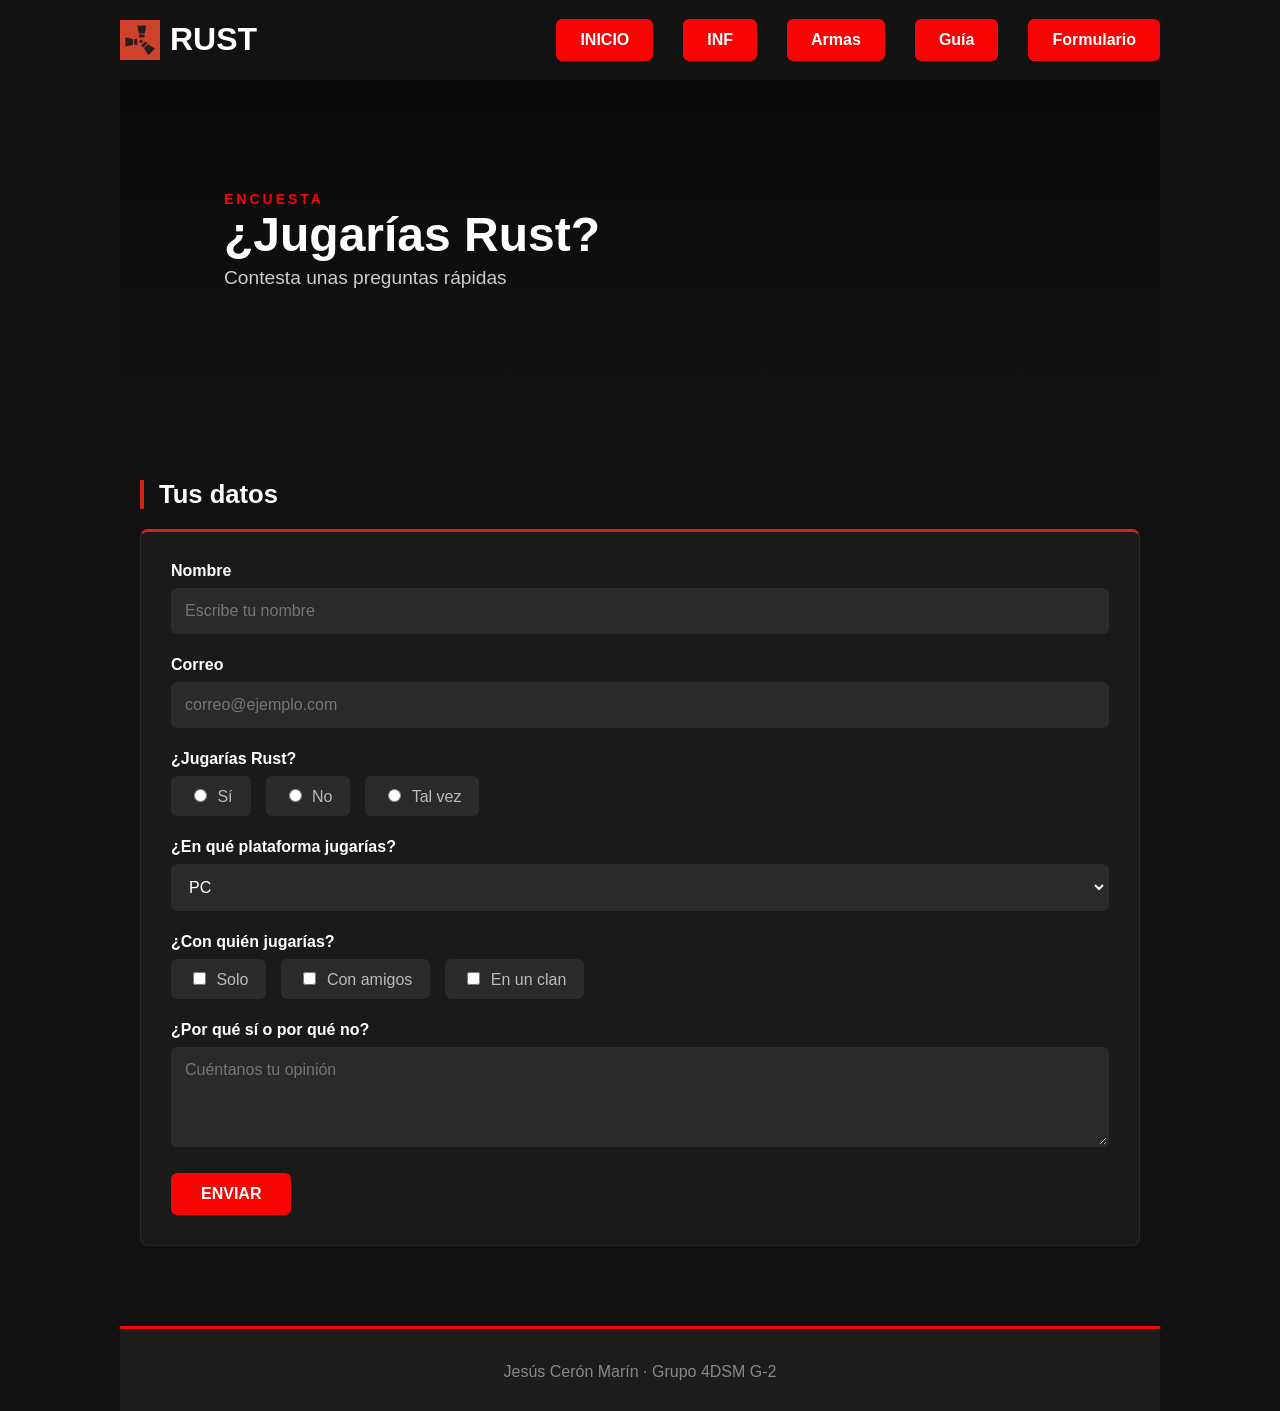
<file: HTML/form.html>
<!DOCTYPE html>
<html lang="es">
    <head>
        <title>Formulario - RUST</title>
        <meta charset="UTF-8">
        <meta name="viewport" content="width=device-width, initial-scale=1">
        <link href="../CSS/reme.css" rel="stylesheet">
    </head>
    <body>
    <div class="principal">
        <img src="../img/log1.jpeg" alt="" class="log">
        <h1 class="barraiz">RUST</h1>
        <div class="barra">
        <a href="../HTML/reme.html" class="botones">INICIO</a>
        <a href="../HTML/inf.html" class="botones">INF</a>
        <a href="../HTML/ar.html" class="botones">Armas</a>
        <a href="../HTML/guia.html" class="botones">Guía</a>
        <a href="../HTML/form.html" class="botones">Formulario</a>
        </div>
    </div>
        <div class="seccion" id="formulario">

        <div class="banner">
            <div class="banner-texto">
                <div class="portada-etiqueta">ENCUESTA</div>
                <div class="banner-titulo">¿Jugarías Rust?</div>
                <div class="banner-sub">Contesta unas preguntas rápidas</div>
            </div>
        </div>

        <div class="contenido">

            <div class="seccion-titulo">Tus datos</div>

            <form class="formulario" id="formRust">

                <div class="campo">
                    <label for="nombre">Nombre</label>
                    <input type="text" id="nombre" name="nombre" placeholder="Escribe tu nombre" required>
                </div>

                <div class="campo">
                    <label for="correo">Correo</label>
                    <input type="email" id="correo" name="correo" placeholder="correo@ejemplo.com" required>
                </div>

                <div class="campo">
                    <label>¿Jugarías Rust?</label>
                    <div class="opciones">
                        <label class="opcion"><input type="radio" name="jugaria" value="si" required> Sí</label>
                        <label class="opcion"><input type="radio" name="jugaria" value="no"> No</label>
                        <label class="opcion"><input type="radio" name="jugaria" value="tal-vez"> Tal vez</label>
                    </div>
                </div>

                <div class="campo">
                    <label for="plataforma">¿En qué plataforma jugarías?</label>
                    <select id="plataforma" name="plataforma">
                        <option value="pc">PC</option>
                        <option value="xbox">Xbox</option>
                        <option value="ps">PlayStation</option>
                    </select>
                </div>

                <div class="campo">
                    <label>¿Con quién jugarías?</label>
                    <div class="opciones">
                        <label class="opcion"><input type="checkbox" name="con" value="solo"> Solo</label>
                        <label class="opcion"><input type="checkbox" name="con" value="amigos"> Con amigos</label>
                        <label class="opcion"><input type="checkbox" name="con" value="clan"> En un clan</label>
                    </div>
                </div>

                <div class="campo">
                    <label for="motivo">¿Por qué sí o por qué no?</label>
                    <textarea id="motivo" name="motivo" rows="4" placeholder="Cuéntanos tu opinión"></textarea>
                </div>

                <button type="submit" class="boton-enviar">ENVIAR</button>
                <div class="mensaje-ok" id="mensajeOk">¡Gracias por contestar! Tu respuesta fue enviada.</div>

            </form>

        </div>
    </div>

    <div class="pie">
        <div class="pie-texto">Jesús Cerón Marín · Grupo 4DSM G-2</div>
    </div>

     <script src="../js/reme.js"></script>

    </body>
</html>
</file>
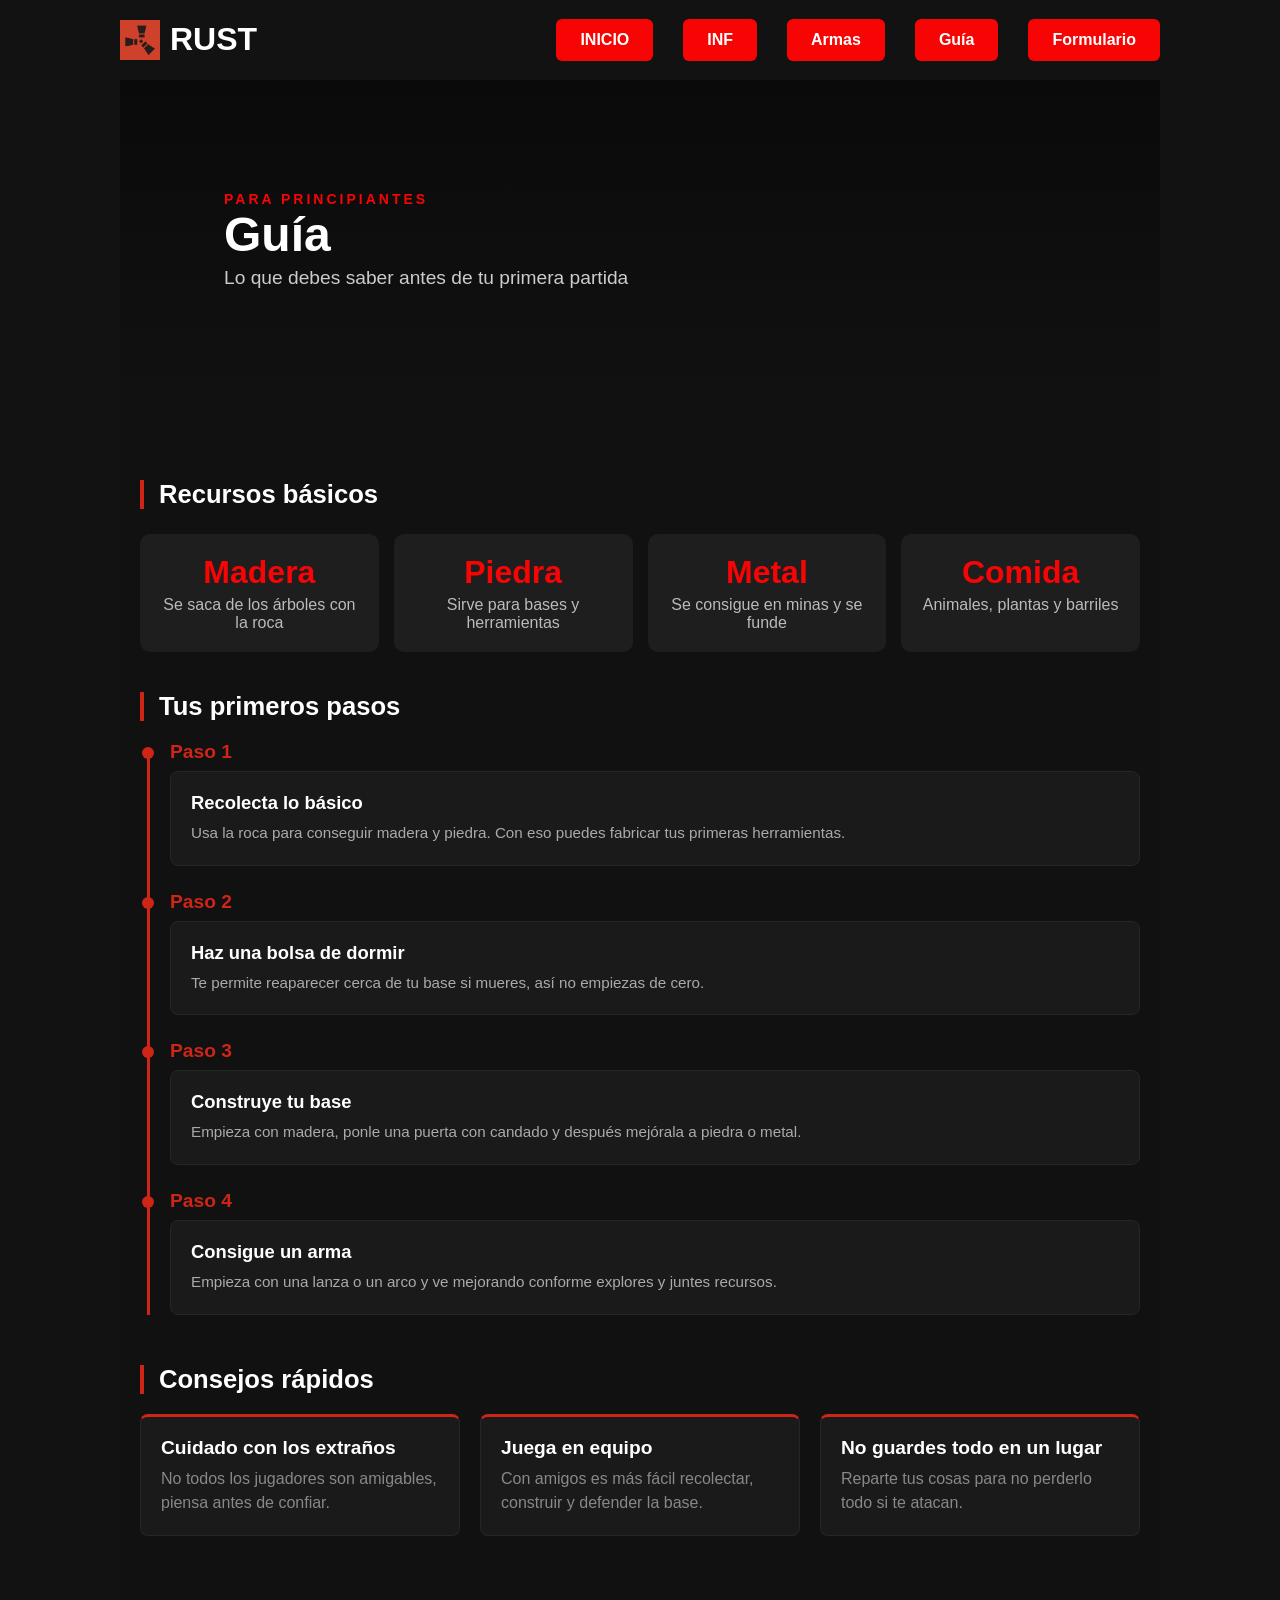
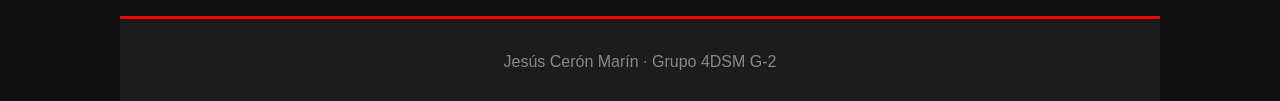
<file: HTML/guia.html>
<!DOCTYPE html>
<html lang="es">
    <head>
        <title>Guía - RUST</title>
        <meta charset="UTF-8">
        <meta name="viewport" content="width=device-width, initial-scale=1">
        <link href="../CSS/reme.css" rel="stylesheet">
    </head>
    <body>
    <div class="principal">
        <img src="../img/log1.jpeg" alt="" class="log">
        <h1 class="barraiz">RUST</h1>
        <div class="barra">
        <a href="../HTML/reme.html" class="botones">INICIO</a>
        <a href="../HTML/inf.html" class="botones">INF</a>
        <a href="../HTML/ar.html" class="botones">Armas</a>
        <a href="../HTML/guia.html" class="botones">Guía</a>
        <a href="../HTML/form.html" class="botones">Formulario</a>
        </div>
    </div>
        <div class="seccion" id="guia">

        <div class="banner">
            <div class="banner-texto">
                <div class="portada-etiqueta">PARA PRINCIPIANTES</div>
                <div class="banner-titulo">Guía</div>
                <div class="banner-sub">Lo que debes saber antes de tu primera partida</div>
            </div>
        </div>

        <div class="contenido">

            <div class="seccion-titulo">Recursos básicos</div>
            <div class="datos">
                <div class="dato"><div class="dato-numero">Madera</div><div class="dato-texto">Se saca de los árboles con la roca</div></div>
                <div class="dato"><div class="dato-numero">Piedra</div><div class="dato-texto">Sirve para bases y herramientas</div></div>
                <div class="dato"><div class="dato-numero">Metal</div><div class="dato-texto">Se consigue en minas y se funde</div></div>
                <div class="dato"><div class="dato-numero">Comida</div><div class="dato-texto">Animales, plantas y barriles</div></div>
            </div>

            <div class="seccion-titulo">Tus primeros pasos</div>

            <div class="linea">
                <div class="linea-item">
                    <div class="linea-anio">Paso 1</div>
                    <div class="linea-caja">
                        <div class="linea-titulo">Recolecta lo básico</div>
                        <div class="linea-texto">Usa la roca para conseguir madera y piedra. Con eso puedes fabricar tus primeras herramientas.</div>
                    </div>
                </div>

                <div class="linea-item">
                    <div class="linea-anio">Paso 2</div>
                    <div class="linea-caja">
                        <div class="linea-titulo">Haz una bolsa de dormir</div>
                        <div class="linea-texto">Te permite reaparecer cerca de tu base si mueres, así no empiezas de cero.</div>
                    </div>
                </div>

                <div class="linea-item">
                    <div class="linea-anio">Paso 3</div>
                    <div class="linea-caja">
                        <div class="linea-titulo">Construye tu base</div>
                        <div class="linea-texto">Empieza con madera, ponle una puerta con candado y después mejórala a piedra o metal.</div>
                    </div>
                </div>

                <div class="linea-item">
                    <div class="linea-anio">Paso 4</div>
                    <div class="linea-caja">
                        <div class="linea-titulo">Consigue un arma</div>
                        <div class="linea-texto">Empieza con una lanza o un arco y ve mejorando conforme explores y juntes recursos.</div>
                    </div>
                </div>
            </div>

            <div class="seccion-titulo">Consejos rápidos</div>

            <div class="tarjetas">
                <div class="tarjeta">
                    <div class="tarjeta-titulo">Cuidado con los extraños</div>
                    <div class="tarjeta-texto">No todos los jugadores son amigables, piensa antes de confiar.</div>
                </div>
                <div class="tarjeta">
                    <div class="tarjeta-titulo">Juega en equipo</div>
                    <div class="tarjeta-texto">Con amigos es más fácil recolectar, construir y defender la base.</div>
                </div>
                <div class="tarjeta">
                    <div class="tarjeta-titulo">No guardes todo en un lugar</div>
                    <div class="tarjeta-texto">Reparte tus cosas para no perderlo todo si te atacan.</div>
                </div>
            </div>

        </div>
    </div>

    <div class="pie">
        <div class="pie-texto">Jesús Cerón Marín · Grupo 4DSM G-2</div>
    </div>

    </body>
</html>
</file>
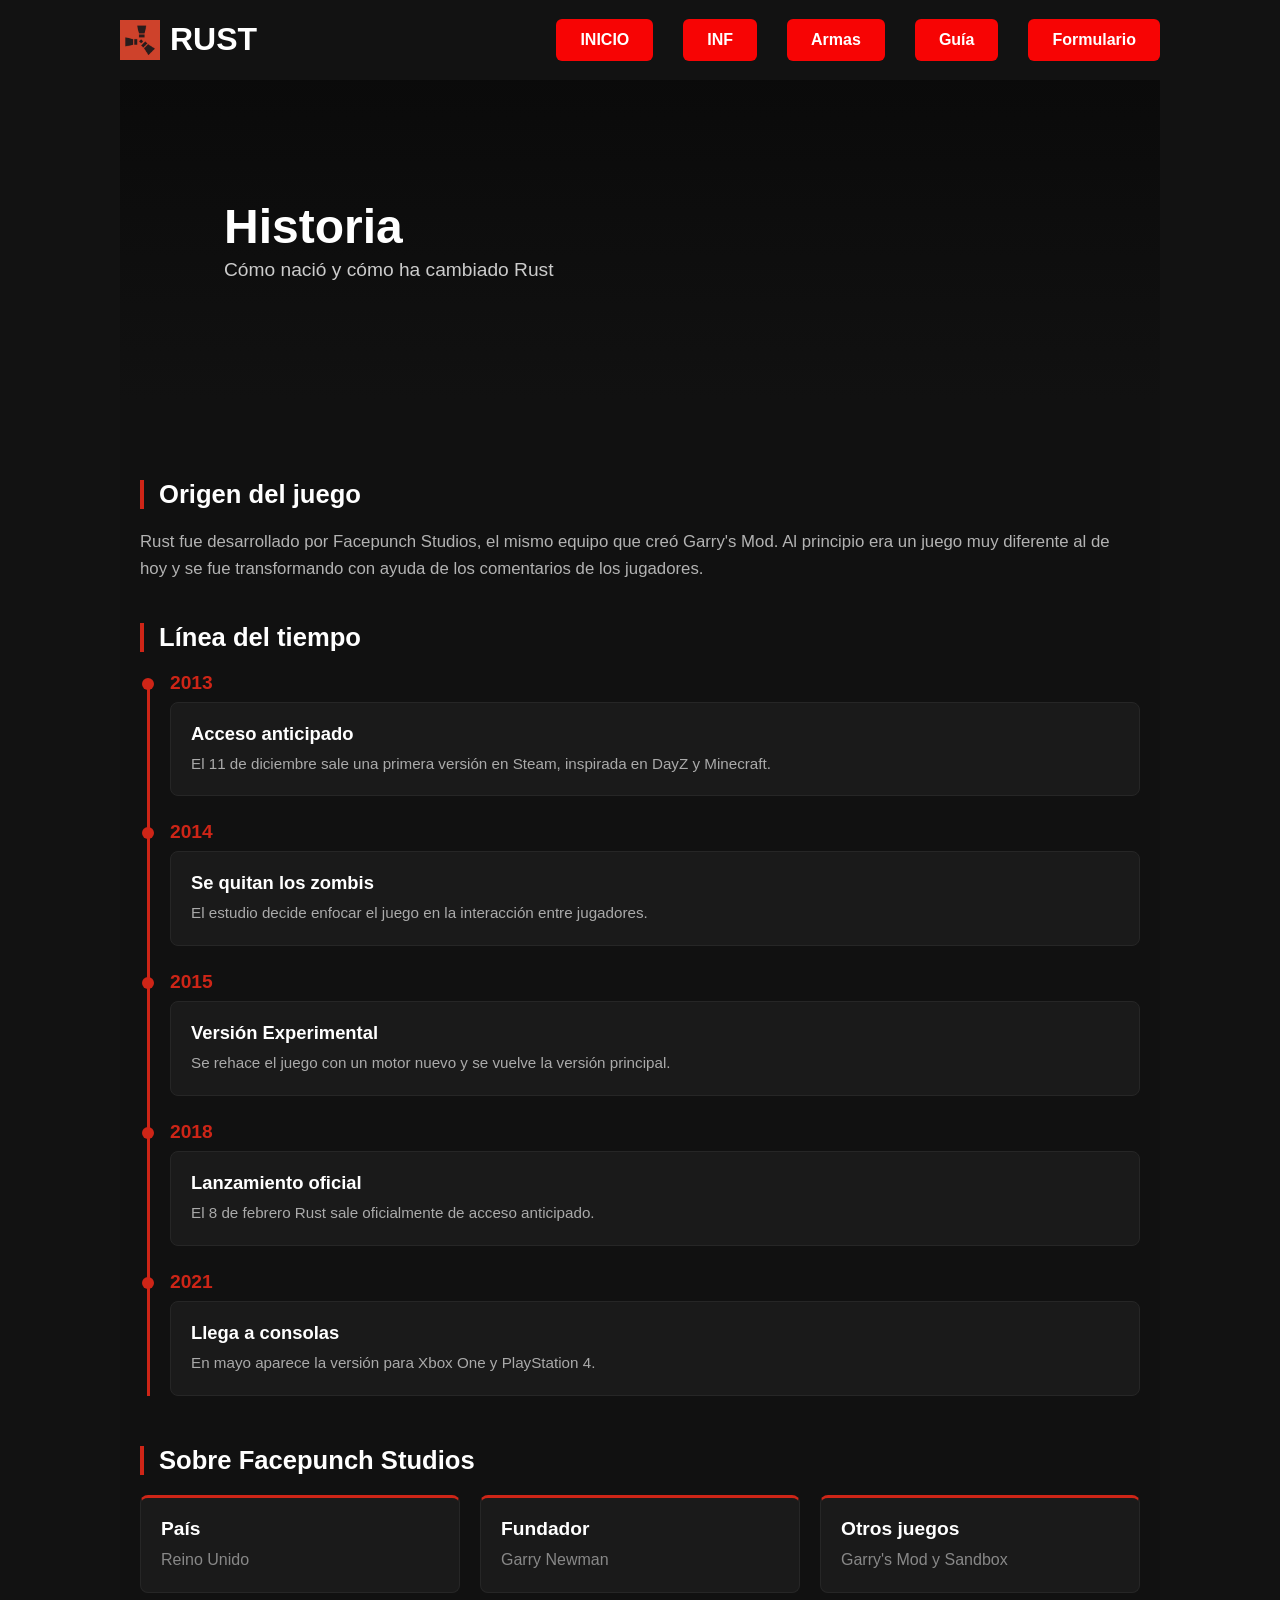
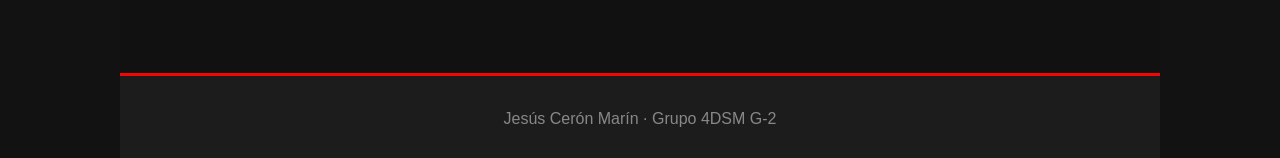
<file: HTML/inf.html>
<!DOCTYPE html>
<html lang="en">
    <head>
        <title></title>
        <meta charset="UTF-8">
        <meta name="viewport" content="width=device-width, initial-scale=1">
        <link href="../CSS/reme.css" rel="stylesheet">
    </head>
    <body>
    </div>
    <div class="principal">
        <img src="../img/log1.jpeg" alt="" class="log">
        <h1 class="barraiz">RUST</h1>
        <div class="barra">
        <a href="../HTML/reme.html" class="botones">INICIO</a>
        <a href="../HTML/inf.html" class="botones">INF</a>
        <a href="../HTML/ar.html" class="botones">Armas</a>
        <a href="../HTML/guia.html" class="botones">Guía</a>
        <a href="../HTML/form.html" class="botones">Formulario</a>
        </div>
    </div>
        <div class="seccion" id="historia">
        
        <div class="banner">
            <div class="banner-texto">
                <div class="banner-titulo">Historia</div>
                <div class="banner-sub">Cómo nació y cómo ha cambiado Rust</div>
            </div>
        </div>

        <div class="contenido">
            
            <div class="seccion-titulo">Origen del juego</div>
            <div class="texto">
                Rust fue desarrollado por Facepunch Studios, el mismo equipo que creó Garry's Mod. Al principio era un juego muy diferente al de hoy y se fue transformando con ayuda de los comentarios de los jugadores.
            </div>

            <div class="seccion-titulo">Línea del tiempo</div>
            
            <div class="linea">
                <div class="linea-item">
                    <div class="linea-anio">2013</div>
                    <div class="linea-caja">
                        <div class="linea-titulo">Acceso anticipado</div>
                        <div class="linea-texto">El 11 de diciembre sale una primera versión en Steam, inspirada en DayZ y Minecraft.</div>
                    </div>
                </div>

                <div class="linea-item">
                    <div class="linea-anio">2014</div>
                    <div class="linea-caja">
                        <div class="linea-titulo">Se quitan los zombis</div>
                        <div class="linea-texto">El estudio decide enfocar el juego en la interacción entre jugadores.</div>
                    </div>
                </div>

                <div class="linea-item">
                    <div class="linea-anio">2015</div>
                    <div class="linea-caja">
                        <div class="linea-titulo">Versión Experimental</div>
                        <div class="linea-texto">Se rehace el juego con un motor nuevo y se vuelve la versión principal.</div>
                    </div>
                </div>

                <div class="linea-item">
                    <div class="linea-anio">2018</div>
                    <div class="linea-caja">
                        <div class="linea-titulo">Lanzamiento oficial</div>
                        <div class="linea-texto">El 8 de febrero Rust sale oficialmente de acceso anticipado.</div>
                    </div>
                </div>

                <div class="linea-item">
                    <div class="linea-anio">2021</div>
                    <div class="linea-caja">
                        <div class="linea-titulo">Llega a consolas</div>
                        <div class="linea-texto">En mayo aparece la versión para Xbox One y PlayStation 4.</div>
                    </div>
                </div>
            </div>

            <div class="seccion-titulo">Sobre Facepunch Studios</div>
            
            <div class="tarjetas">
                <div class="tarjeta">
                    <div class="tarjeta-titulo">País</div>
                    <div class="tarjeta-texto">Reino Unido</div>
                </div>
                <div class="tarjeta">
                    <div class="tarjeta-titulo">Fundador</div>
                    <div class="tarjeta-texto">Garry Newman</div>
                </div>
                <div class="tarjeta">
                    <div class="tarjeta-titulo">Otros juegos</div>
                    <div class="tarjeta-texto">Garry's Mod y Sandbox</div>
                </div>
            </div>

        </div>
    </div>

    <div class="pie">
        <div class="pie-texto">Jesús Cerón Marín · Grupo 4DSM G-2</div>
    </div>
    
    </body>
</html>
</file>
<file: CSS/reme.css>
/*--- ESto es la imagen del inicio y el efecto que tiene igual esta aqui en el css por que fue lo mas facil que se puede
hacer igual se puede en el js pero la verdad no le entiendo muy bien al js y aqui desvanese la imagen 
aun esta pero se puede decir que invisible para que puedas pulsar botones etc. fue investigado y tambien fue con ayuda de ia 
me llego la idea y me puse a investigar y la ia me retroalimento y ayudo en esta parte del codigo. (llega hasta el body)   ---*/
.intro-overlay {
    position: fixed;
    top: 0;
    left: 0;
    width: 100%;
    height: 100vh;
    background-color: #000;
    z-index: 9999;
    overflow: hidden;
    
    animation: desvanecerIntro 2.5s forwards ease-in-out;
}

.intro-img {
    width: 100%;
    height: 100vh;
    object-fit: cover;
    
    animation: desenfoqueFoto 2.5s forwards ease-in-out;
}

@keyframes desvanecerIntro {
    0% { opacity: 1; visibility: visible; }
    90% { opacity: 1; pointer-events: auto; }
    100% { opacity: 0; visibility: hidden; pointer-events: none; }
}


@keyframes desenfoqueFoto {
    0% { transform: scale(1); filter: blur(0px); }
    100% { transform: scale(1.1); filter: blur(20px); }
}

body {
    margin: 0 120px;
    font-family: Arial, sans-serif;
    background-color: #121212;
    color: #fff;
}
.principal{
    display: flex;
    justify-content: space-between;
    align-items: center;
    gap: 10px;
}
.barra{
    margin-left: auto;
    display: flex;
    gap: 30px;
}
.botones{
    display: inline-block;        
    text-decoration: none;       
    background-color: #f70404;   
    color: #ffffff;          
    padding: 12px 24px;     
    font-family: Arial, sans-serif;
    font-weight: bold;
    border-radius: 6px;      
    transition: background-color 0.3s ease;
    cursor: pointer; 
}
.log{
    height: 40px;  
    width: auto;   
    object-fit: contain; 
    vertical-align: middle;
}
.contenido {
    max-width: 1100px;
    margin: 0 auto;
    padding: 30px 20px 50px 20px;
    min-height: 50vh;
}

.portada {
    position: relative;
    width: 100%;
    height: 320px;
    background-image: linear-gradient(rgba(0, 0, 0, 0.4), rgba(17, 17, 17, 1)), url('https://cdn.cloudflare.steamstatic.com/steam/apps/252490/library_hero.jpg');
    background-size: cover;
    background-position: center;
    background-repeat: no-repeat;
    display: flex;
    align-items: center;
    padding-left: 10%;
    box-sizing: border-box;
}

.portada-texto {
    max-width: 1100px;
    width: 100%;
    margin: 0 auto;
    padding: 0 20px;
    box-sizing: border-box;
}

.portada-etiqueta {
    color: #f70404;
    font-weight: bold;
    letter-spacing: 3px;
    font-size: 14px;
}

.portada-titulo {
    font-size: 90px;
    font-weight: bold;
    letter-spacing: 8px;
    margin: 5px 0;
}

.portada-sub {
    font-size: 20px;
    max-width: 480px;
    line-height: 1.5;
    color: #dddddd;
}
.datos {
    display: flex;
    flex-wrap: wrap;
    gap: 15px;
    margin-top: 25px;
}

.dato {
    flex: 1;
    min-width: 180px;
    background-color: #1e1e1e;
    padding: 20px;
    border-radius: 10px;
    text-align: center;
}

.dato-numero {
    font-size: 32px;
    font-weight: bold;
    color: #f70404;
}

.dato-texto {
    color: #bbbbbb;
    margin-top: 5px;
}

.tarjetas {
    display: flex;
    flex-wrap: wrap;
    gap: 15px;
}

.tarjeta {
    flex: 1;
    min-width: 200px;
    background-color: #1e1e1e;
    padding: 20px;
    border-radius: 10px;
    border-top: 4px solid #f70404;
    transition: transform 0.3s;
}

.tarjeta:hover {
    transform: translateY(-5px);
}

.tarjeta-numero {
    font-size: 14px;
    color: #f70404;
    font-weight: bold;
    margin-bottom: 8px;
}

.tarjeta-titulo {
    font-size: 20px;
    font-weight: bold;
    margin-bottom: 8px;
}

.tarjeta-texto {
    color: #bbbbbb;
    line-height: 1.5;
}
.seccion-titulo {
    font-size: 26px;
    font-weight: bold;
    margin: 30px 0 15px 0;
    padding-left: 12px;
    border-left: 5px solid #f70404;
}
.pie {
    text-align: center;
    padding: 30px 20px;
    background-color: #1c1c1c;
    border-top: 3px solid #f70404;
}
.pie-texto {
    color: #888888;
    margin-top: 4px;
}


.seccion {
    width: 100%;
    background-color: #111111;
}

.banner {
    position: relative;
    width: 100%;
    height: 320px;
    background-image: linear-gradient(rgba(0, 0, 0, 0.4), rgba(17, 17, 17, 1)), url('https://cdn.cloudflare.steamstatic.com/steam/apps/252490/library_hero.jpg');
    background-size: cover;
    background-position: center;
    background-repeat: no-repeat;
    display: flex;
    align-items: center;
    padding-left: 10%;
    box-sizing: border-box;
}

.banner-titulo {
    font-size: 3rem;
    font-weight: bold;
    margin-bottom: 5px;
}

.banner-sub {
    font-size: 1.2rem;
    color: #cccccc;
}

.contenido {
    max-width: 1000px;
    margin: 0 auto;
    padding: 40px 20px 80px 20px;
}

.seccion-titulo {
    font-size: 1.6rem;
    font-weight: bold;
    margin-top: 40px;
    margin-bottom: 20px;
    padding-left: 15px;
    border-left: 4px solid #ce2517;
}

.texto {
    font-size: 1.05rem;
    line-height: 1.6;
    color: #b3b3b3;
    margin-bottom: 30px;
}

.linea {
    position: relative;
    padding-left: 30px;
    background-image: linear-gradient(to bottom, #ce2517 100%, transparent 0%);
    background-size: 3px 100%;
    background-repeat: no-repeat;
    background-position: 7px 10px; 
    margin-bottom: 50px;
}

.linea-item {
    position: relative;
    margin-bottom: 25px;
}

.linea-item::before {
    content: '';
    position: absolute;
    left: -28px;
    top: 6px;
    width: 12px;
    height: 12px;
    background-color: #ce2517;
    border-radius: 50%;
}

.linea-anio {
    font-size: 1.2rem;
    font-weight: bold;
    color: #ce2517;
    margin-bottom: 8px;
}

.linea-caja {
    background-color: #1a1a1a;
    border-radius: 8px;
    padding: 20px;
    border: 1px solid #262626;
}

.linea-titulo {
    font-size: 1.15rem;
    font-weight: bold;
    margin-bottom: 8px;
}

.linea-texto {
    font-size: 0.95rem;
    color: #aaaaaa;
    line-height: 1.5;
}

.tarjetas {
    display: grid;
    grid-template-columns: repeat(auto-fit, minmax(280px, 1fr));
    gap: 20px;
    margin-top: 20px;
}

.tarjeta {
    background-color: #1a1a1a;
    border-radius: 8px;
    padding: 20px;
    border: 1px solid #262626;
    border-top: 3px solid #ce2517; 
}

.tarjeta-titulo {
    font-size: 1.2rem;
    font-weight: bold;
    color: #ffffff;
    margin-bottom: 8px;
}

.tarjeta-texto {
    font-size: 1rem;
    color: #888888;
}


.armas { 
  display: flex; 
  flex-wrap: wrap; 
  gap: 15px; 
} 

.arma { 
  width: calc(25% - 12px); 
  min-width: 220px; 
  box-sizing: border-box; 
  background-color: #1e1e1e; 
  border-radius: 10px; 
  cursor: pointer; 
  overflow: hidden; 
  border: 2px solid transparent; 
  transition: transform 0.3s, border-color 0.3s; 
} 

.arma:hover { 
  transform: translateY(-5px); 
  border-color: #f70404; 
} 

.arma-cabeza { 
  background-color: #f70404; 
  padding: 8px 15px; 
  font-size: 13px; 
  font-weight: bold; 
  letter-spacing: 1px; 
  color: #ffffff;
} 

.arma-cuerpo { 
  padding: 15px; 
  color: #ffffff;
} 

.arma-info {
  display: flex;
  align-items: center;
  gap: 12px;
}

.arma-foto {
  width: 50px;
  height: 50px;
  object-fit: contain;
  border-radius: 5px;
  background-color: #2a2a2a;
}

.arma-nombre { 
  font-size: 22px; 
  font-weight: bold; 
} 

.arma-dato { 
  color: #bbbbbb; 
  font-size: 14px; 
  margin-top: 6px; 
}






.formulario {
    background-color: #1a1a1a;
    border: 1px solid #262626;
    border-top: 3px solid #ce2517;
    border-radius: 8px;
    padding: 30px;
}

.campo {
    margin-bottom: 22px;
}

.campo > label {
    display: block;
    font-weight: bold;
    margin-bottom: 8px;
}

.campo input[type="text"],
.campo input[type="email"],
.campo select,
.campo textarea {
    width: 100%;
    box-sizing: border-box;
    background-color: #2a2a2a;
    color: #ffffff;
    border: 2px solid transparent;
    border-radius: 6px;
    padding: 12px;
    font-family: Arial, sans-serif;
    font-size: 1rem;
}

.campo input:focus,
.campo select:focus,
.campo textarea:focus {
    outline: none;
    border-color: #f70404;
}

.opciones {
    display: flex;
    flex-wrap: wrap;
    gap: 15px;
}

.opcion {
    background-color: #2a2a2a;
    padding: 10px 18px;
    border-radius: 6px;
    color: #bbbbbb;
    cursor: pointer;
}

.opcion input {
    accent-color: #f70404;
    margin-right: 6px;
}

.boton-enviar {
    background-color: #f70404;
    color: #ffffff;
    border: none;
    padding: 12px 30px;
    font-weight: bold;
    font-size: 1rem;
    border-radius: 6px;
    cursor: pointer;
    transition: background-color 0.3s ease;
}

.boton-enviar:hover {
    background-color: #ce2517;
}

.mensaje-ok {
    display: none;
    margin-top: 20px;
    padding: 15px;
    background-color: #2a2a2a;
    border-left: 4px solid #f70404;
    border-radius: 6px;
    color: #dddddd;
}

@media (max-width: 768px) {
    body {
        margin: 0 15px;
    }

    .principal {
        flex-direction: column;
    }

    .barra {
        margin-left: 0;
        flex-wrap: wrap;
        justify-content: center;
        gap: 10px;
    }

    .portada-titulo {
        font-size: 48px;
    }

    .arma {
        min-width: 0;
        width: 100%;
    }
}
</file>
